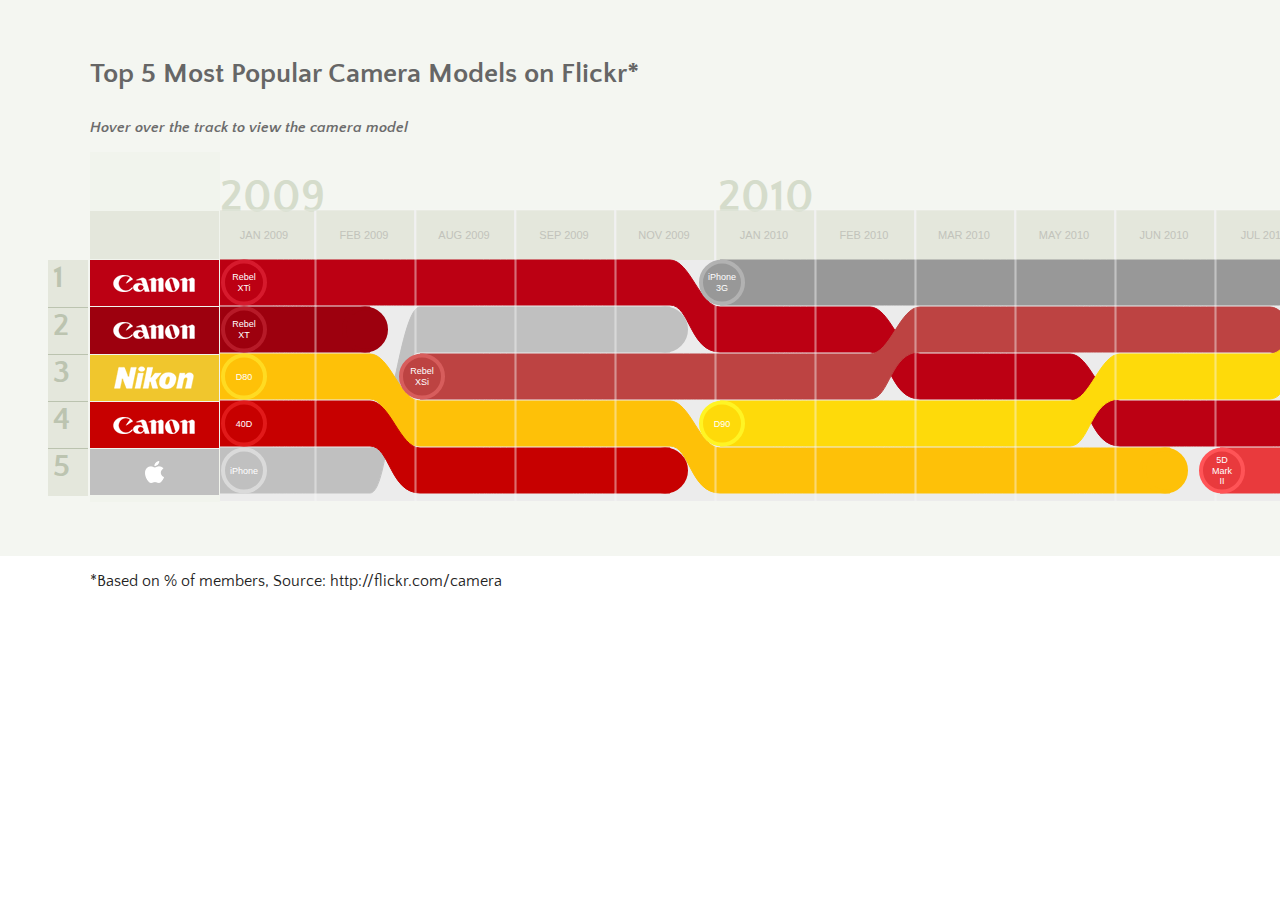
<file: 2013-flickr-popularity/index.html>
<!DOCTYPE html PUBLIC "-//W3C//DTD HTML 4.01//EN" "http://www.w3.org/TR/html4/strict.dtd">
<html lang="en"><head><meta http-equiv="Content-Type" content="text/html; charset=UTF-8">
  <head>
    <script src="js/raphael.js" type="text/javascript" charset="utf-8"></script>
    <script src="js/jquery.js" type="text/javascript" charset="utf-8"></script>
    <script src="js/underscore.js" type="text/javascript" charset="utf-8"></script>
    <script src="js/flickr.js" type="text/javascript" charset="utf-8"></script>
    <script src="js/impact-code.js" type="text/javascript" charset="utf-8"></script>
    <link href='http://fonts.googleapis.com/css?family=Quattrocento+Sans:400,700' rel='stylesheet' type='text/css'>
    <link rel="stylesheet" href="css/flickr.css" />
  </head>
  <body>
    <div class="well">
    <h3>
      Top 5 Most Popular Camera Models on Flickr*
    </h3>
    <h2 class="legend"><small><em>Hover over the track to view the camera model</em></small></h2>
    <div id="chartWrapper">
      <ul class="ranking">
        <li>1</li>
        <li>2</li>
        <li style="margin-top: -1px;">3</li>
        <li style="margin-top: -1px;">4</li>
        <li style="margin-top: -1px;" >5</li>
      </ul>
      <div id="chart">
        <div id="leadIn"> 
          <ul>
            <li class="leadbar"></li>
            <li class="canon"><i></i></li>
            <li class="canon c2"><i></i></li>
            <li class="nikon"><i></i></li>
            <li class="canon c3"><i></i></li>
            <li class="apple"><i></i></li>
          </ul>
        </div>
      
      </div>
    </div>
  </div>
  <footer>
    <p>
    *Based on % of members, Source: http://flickr.com/camera
    </p>
    </footer>
  </body>
</html>
</file>
<file: 2013-flickr-popularity/css/flickr.css>
::-webkit-scrollbar {
width: 10px;
height: 10px;
}
::-webkit-scrollbar-button:start:decrement,
::-webkit-scrollbar-button:end:increment  {
height: 30px;
display: block;
} 
::-webkit-scrollbar-track-piece  {
background-color: #AFAFAF;
width: 100px;
-webkit-border-radius: 6px;
}
::-webkit-scrollbar-thumb {
    border-radius: 10px;
    -webkit-box-shadow: inset 0 0 6px rgba(0,0,0,0.5); 
  background: #666;
}

#pie { 
  margin: 0 auto;
  text-align: center;
  width: 700px;
}
body {
  margin: 0 0;
padding: 0 0;
    background: #FFF;
    color: #222;
    font: 300 100.1% "Helvetica Neue", Helvetica, "Arial Unicode MS", Arial, sans-serif;
}
h1 {
  color: #535353;
  font-size:43px;
  margin-left: 90px;
}
h2 {
  color: #6C6C6C;
  font-size: 18px;
  margin-left: 90px;
}
p { 
  margin-left: 90px;
}
h1,h2,h3,p,li {
  font-family: 'Quattrocento Sans', sans-serif;
}
footer {
}
/* charting */
#holder {
    height: 480px;
    left: 50%;
    margin: -240px 0 0 -320px;
    position: absolute;
    top: 50%;
    width: 640px;
  }
.well { 
  padding: 30px 0px;
  margin: 0 0;
  background: #F4F6F1;
}
h3 {
  font-size: 28px;
  color: #666;
  margin-left: 90px;
  font-weight: bold;
}
#chartWrapper {
  position:relative;
  margin: 0 0;
  padding: 0 0px;

}
#leadIn { 
  width: 130px;
  height: 351px;
  position: absolute;
  top: -1px;
  left: 90px;
  background: #F1F4ED;
}
  #leadIn ul {
    list-style: none;
    padding: 0 0;
    margin: 0 0;
  }
    #leadIn .leadbar { 
      margin-top: 60px;
      background: #E4E7DC;;
      height: 48px;
    }
    #leadIn ul li {
      width: 129px;
      margin-bottom:1px;
      height: 46.3px;
    }
      #leadIn ul li i {
        display: block;
        width: 100px;
        margin: 0 auto;
        height: 46px;
        background: url('../img/cambrands.png') transparent;
      }
    #leadIn ul li.apple {
      background: #C0C0C0;
    }
    #leadIn ul li.canon {
      background: #BC0013;
    }
    #leadIn ul li.canon.c2 {
      background: #9D000E;
    }
    #leadIn ul li.canon.c3 {
      background: #C70000;
    }
    #leadIn ul li.nikon {
      background: #F0C62D;
    }
    #leadIn ul li.apple i { background-position:  0 48px; }
    #leadIn ul li.nikon i { background-position:  0 268px; }
    #leadIn ul li.canon i { background-position:  0 150px; }
.ranking {
  margin: 0 0;
  padding: 0 0;
  position: absolute;
  z-index: 1000;
  list-style: none;
  top: 108px;
  left: 48px;
}
  .ranking li:first-child {
    border-top: 0px;
  }
  .ranking li {
    background: #E4E7DC;
    margin: 0;
    padding: 0 0;
    width: 35px;
    height:47px;
    vertical-align: middle;
    text-align: left;
    padding-left: 5px;
    color: #BAC2AE;
    opacity: 0.96;
    font-size:32px;
    font-weight:bold;
    border: 1px solid #BAC2AE;
    border-width: 1px 0px 0px 0px;
  }
#chart {
    padding: 0px 0px 20px 0px;
    margin-left: 0px;
    width: 100%;
    _width: 500px;
    overflow: auto;
    clear: left;
    position: relative;
}
#chart svg
{
  position: relative;
  margin-left: 220px;
  background: #ECECEC;
}
  #chart text{ 
  }
  #chart tspan{
  } 
  #chart tspan:hover {
  }
.invisible {
    visibility: hidden;
}
.hidden {
    display: none;
}
#legend,
#legend2 {
    -moz-border-radius: 2px;
    -webkit-border-radius: 2px;
    width: 1em;
    height: 1em;
    border: solid 1px #000;
    margin-right: .3em;
    line-height: 1;
}
#name, 
#name2 {
    float: left;
    clear: left;
}
#name div,
#name2 div {
    float: left;
}
#placeholder {
    clear: left;
    color: #999;
}
</file>
